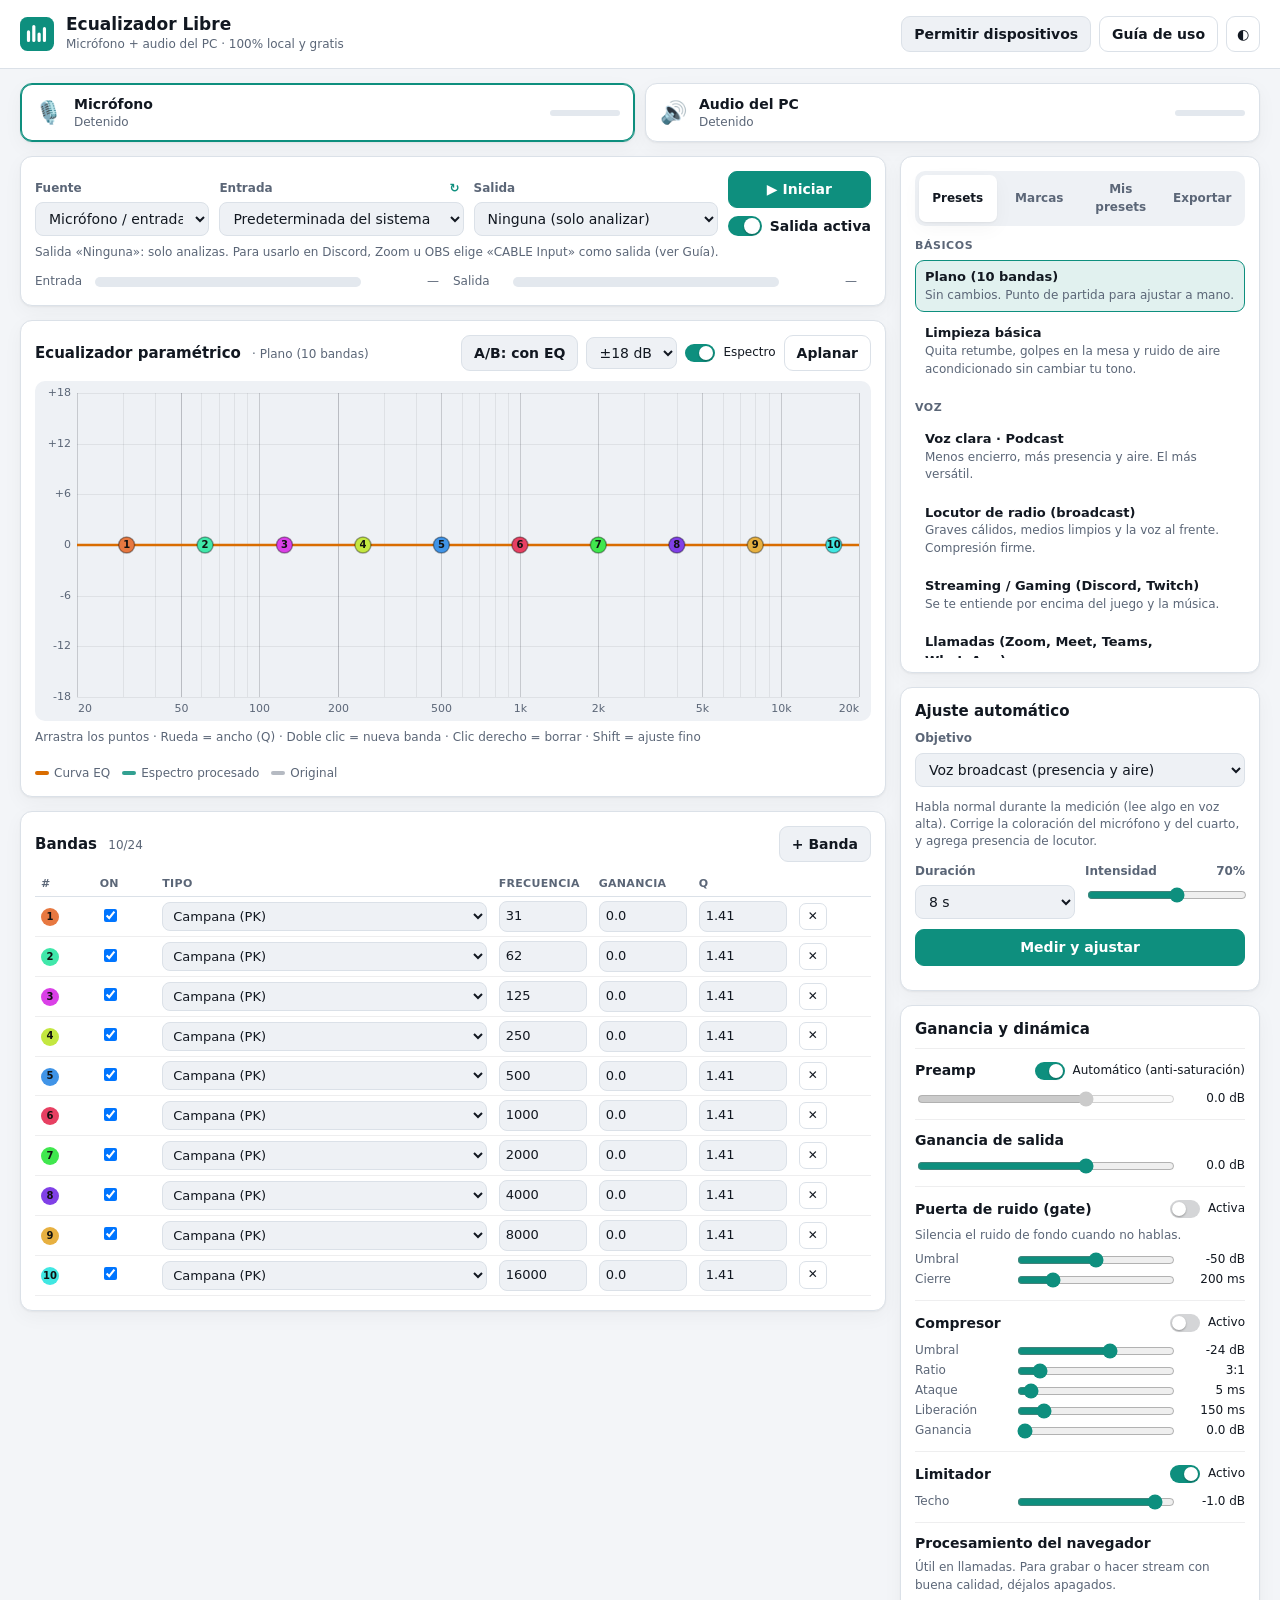
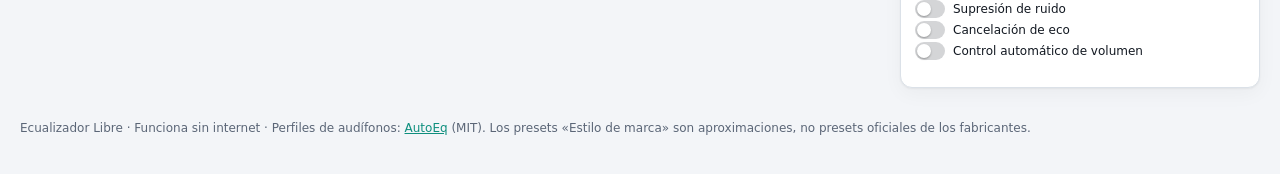
<file: ecualizador/index.html>
<!doctype html>
<html lang="es">
<head>
<meta charset="utf-8">
<meta name="viewport" content="width=device-width, initial-scale=1">
<title>Ecualizador Libre</title>
<meta name="description" content="Ecualizador paramétrico local y gratuito para el micrófono y el audio del PC.">
<link rel="icon" href="data:image/svg+xml,%3Csvg xmlns='http://www.w3.org/2000/svg' viewBox='0 0 32 32'%3E%3Crect width='32' height='32' rx='7' fill='%230e8f7e'/%3E%3Cpath d='M8 22V14M13 22V9M18 22V16M23 22V11' stroke='white' stroke-width='3' stroke-linecap='round'/%3E%3C/svg%3E">
<link rel="stylesheet" href="styles.css">
</head>
<body>

<header class="top">
  <div class="brand">
    <svg class="logo" viewBox="0 0 32 32" aria-hidden="true"><rect width="32" height="32" rx="7"/><path d="M8 22V14M13 22V9M18 22V16M23 22V11"/></svg>
    <div>
      <h1>Ecualizador Libre</h1>
      <p>Micrófono + audio del PC · 100% local y gratis</p>
    </div>
  </div>
  <div class="top-actions">
    <button id="btnPerm" class="btn" hidden>Permitir dispositivos</button>
    <button id="btnHelp" class="btn ghost">Guía de uso</button>
    <button id="btnTheme" class="btn ghost icon" title="Cambiar tema claro/oscuro" aria-label="Cambiar tema">◐</button>
  </div>
</header>

<div id="compat" class="banner" hidden></div>

<nav class="tabs" role="tablist" aria-label="Canal">
  <button class="tab" role="tab" data-ch="mic">
    <span class="tab-ico" aria-hidden="true">🎙️</span>
    <span class="tab-txt"><b>Micrófono</b><small data-status>Detenido</small></span>
    <span class="mini-meter" aria-hidden="true"><i></i></span>
  </button>
  <button class="tab" role="tab" data-ch="pc">
    <span class="tab-ico" aria-hidden="true">🔊</span>
    <span class="tab-txt"><b>Audio del PC</b><small data-status>Detenido</small></span>
    <span class="mini-meter" aria-hidden="true"><i></i></span>
  </button>
</nav>

<main class="layout">
  <section class="col-main">

    <div class="card" id="ioCard">
      <div class="io-grid">
        <label class="field">
          <span>Fuente</span>
          <select id="srcType"></select>
        </label>
        <label class="field" id="inField">
          <span>Entrada <button type="button" id="btnRefresh" class="link" title="Actualizar lista de dispositivos">↻</button></span>
          <select id="inDev"></select>
        </label>
        <div class="field" id="fileField" hidden>
          <span>Archivo de audio</span>
          <input type="file" id="fileIn" accept="audio/*,video/*">
        </div>
        <label class="field">
          <span>Salida</span>
          <select id="outDev"></select>
        </label>
        <div class="io-actions">
          <button id="btnStart" class="btn primary">▶ Iniciar</button>
          <label class="switch" title="Enviar el audio procesado a la salida elegida">
            <input type="checkbox" id="monitor"><span>Salida activa</span>
          </label>
        </div>
      </div>
      <div id="playerBox"></div>
      <p class="hint" id="ioHint"></p>
      <div class="meters">
        <div class="meter">
          <span class="meter-lbl">Entrada</span>
          <div class="bar"><i id="mIn"></i><b id="mInPk"></b></div>
          <output id="mInTxt">—</output>
        </div>
        <div class="meter">
          <span class="meter-lbl">Salida</span>
          <div class="bar"><i id="mOut"></i><b id="mOutPk"></b></div>
          <output id="mOutTxt">—</output>
        </div>
        <div class="meter-info">
          <span id="clip" class="pill danger" hidden>SATURA</span>
          <span id="gateLed" class="pill" hidden>Gate</span>
          <span id="grTxt" class="pill" hidden></span>
          <span id="latency" class="muted"></span>
        </div>
      </div>
    </div>

    <div class="card graph-card">
      <div class="card-head">
        <h2>Ecualizador paramétrico <small id="presetName" class="muted"></small></h2>
        <div class="toolbar">
          <button id="btnBypass" class="btn toggle" aria-pressed="false" title="Compara con y sin ecualizador">A/B</button>
          <select id="rangeSel" title="Rango vertical">
            <option value="6">±6 dB</option>
            <option value="12">±12 dB</option>
            <option value="18" selected>±18 dB</option>
            <option value="24">±24 dB</option>
          </select>
          <label class="switch sm"><input type="checkbox" id="showSpec" checked><span>Espectro</span></label>
          <button id="btnFlat" class="btn ghost" title="Todas las bandas a 0 dB">Aplanar</button>
        </div>
      </div>
      <div class="graph-wrap">
        <canvas id="graph" aria-label="Curva del ecualizador y espectro"></canvas>
        <div id="tip" class="tip" hidden></div>
      </div>
      <div class="graph-foot">
        <p class="hint">Arrastra los puntos · Rueda = ancho (Q) · Doble clic = nueva banda · Clic derecho = borrar · Shift = ajuste fino</p>
        <div class="legend">
          <span><i class="sw curve"></i>Curva EQ</span>
          <span><i class="sw post"></i>Espectro procesado</span>
          <span><i class="sw pre"></i>Original</span>
          <span id="lgXo" hidden><i class="sw xo"></i>Corte medios / agudos</span>
        </div>
      </div>
    </div>

    <div class="card">
      <div class="card-head">
        <h2>Bandas <small id="bandCount" class="muted"></small></h2>
        <div class="toolbar">
          <button id="btnAdd" class="btn">+ Banda</button>
        </div>
      </div>
      <div class="table-wrap">
        <table class="bands">
          <thead><tr><th>#</th><th>On</th><th>Tipo</th><th>Frecuencia</th><th>Ganancia</th><th>Q</th><th></th></tr></thead>
          <tbody id="bandRows"></tbody>
        </table>
      </div>
    </div>
  </section>

  <aside class="col-side">
    <div class="card" id="presetCard">
      <div class="seg" role="tablist">
        <button data-ptab="presets" class="active">Presets</button>
        <button data-ptab="brands">Marcas</button>
        <button data-ptab="mine">Mis presets</button>
        <button data-ptab="io">Exportar</button>
      </div>

      <div data-pane="presets">
        <div id="presetList" class="preset-list"></div>
      </div>

      <div data-pane="brands" hidden>
        <div id="brandMicNote" class="note" hidden>
          Los perfiles de marcas de este panel corrigen <b>audífonos</b>: úsalos en el canal <b>Audio del PC</b>.
          Para sonar como un micrófono de marca ve a <b>Presets → Estilo de marca</b>.
        </div>
        <div id="brandBody">
          <div class="note">Estos perfiles son solo para <b>audífonos</b>. ¿Usas <b>parlantes o subwoofer</b>? Usa <b>Ajuste automático → Parlantes + sala</b>, o los presets de «Parlantes y subwoofer».</div>
          <p class="small muted">Corrección de 67 audífonos populares hacia la curva Harman, con datos de <b>AutoEq</b> (mediciones de oratory1990, crinacle, Rtings…).</p>
          <input type="search" id="brandSearch" class="input" placeholder="Buscar modelo: Sony, HD 600, AirPods…">
          <div id="brandList" class="brand-list"></div>
          <div class="brand-actions">
            <div id="brandSel" class="small muted">Elige un modelo.</div>
            <div class="row">
              <button id="btnBrandFix" class="btn primary" disabled title="Reemplaza la EQ con la corrección del modelo">Corregir mis audífonos</button>
              <button id="btnBrandEmu" class="btn" disabled title="Agrega la firma de sonido del modelo encima de tu EQ actual">Emular su sonido</button>
            </div>
            <p class="small muted">«Emular» funciona mejor si antes aplicaste la corrección de <b>tus</b> audífonos.</p>
          </div>
        </div>
      </div>

      <div data-pane="mine" hidden>
        <div class="row">
          <input type="text" id="myName" class="input" placeholder="Nombre del preset" maxlength="60">
          <button id="btnSaveMine" class="btn primary">Guardar</button>
        </div>
        <div id="mineList" class="mine-list"></div>
        <div class="row wrap">
          <button id="btnMineExport" class="btn ghost">Respaldar todos (.json)</button>
          <label class="btn ghost file-btn">Restaurar respaldo<input type="file" id="mineImport" accept=".json,application/json" hidden></label>
        </div>
      </div>

      <div data-pane="io" hidden>
        <h3>Exportar la EQ actual</h3>
        <div class="row wrap">
          <button id="btnCopyApo" class="btn primary">Copiar para Equalizer APO</button>
          <button id="btnDlApo" class="btn">config.txt (APO / Peace)</button>
          <button id="btnDlGeq" class="btn">GraphicEQ (Wavelet / APO)</button>
          <button id="btnDlJson" class="btn ghost">JSON</button>
        </div>
        <p class="small muted">Equalizer APO aplica la EQ a todo Windows sin dejar esta app abierta. El compresor y el gate no se exportan.</p>
        <h3>Importar</h3>
        <textarea id="importTxt" class="input" rows="6" spellcheck="false" placeholder="Pega aquí un ParametricEQ.txt de AutoEq o un config de Equalizer APO:&#10;Preamp: -6.2 dB&#10;Filter 1: ON LSC Fc 105 Hz Gain 6.5 dB Q 0.70&#10;Filter 2: ON PK Fc 3000 Hz Gain -2.1 dB Q 1.41"></textarea>
        <div class="row wrap">
          <button id="btnImport" class="btn primary">Importar texto</button>
          <label class="btn ghost file-btn">Abrir archivo…<input type="file" id="importFile" accept=".txt,.json,text/plain,application/json" hidden></label>
        </div>
      </div>
    </div>

    <div class="card" id="xoCard" hidden>
      <div class="card-head">
        <h2>Bocinas: medios y agudos</h2>
        <label class="switch sm"><input type="checkbox" id="xoOn"><span>Activo</span></label>
      </div>
      <p class="small muted">Para amplificadores con las bocinas pequeñas (agudos) en un canal y los medios en el otro. Manda la misma música a los dos canales y la separa por frecuencia. El subwoofer del amplificador sigue recibiendo los graves.</p>
      <label class="field xo-body">
        <span>Las bocinas pequeñas (agudos) están en</span>
        <select id="xoSide">
          <option value="L">Canal izquierdo (L)</option>
          <option value="R">Canal derecho (R)</option>
        </select>
      </label>
      <div class="xo-body">
        <div class="slider-row"><span>Corte</span><input type="range" id="xoFc" min="800" max="6000" step="50"><output id="xoFcTxt"></output></div>
        <p class="small muted">Bocinas pequeñas de cono (3–4"): 1.5–2.5 kHz · tweeters de domo o bala: 3.5–5 kHz.</p>
        <div class="slider-row"><span>Nivel agudos</span><input type="range" id="xoHi" min="-12" max="3" step="0.5"><output id="xoHiTxt"></output></div>
        <div class="slider-row"><span>Nivel medios</span><input type="range" id="xoLo" min="-12" max="3" step="0.5"><output id="xoLoTxt"></output></div>
        <p class="small muted">Para igualar niveles: Fuente «Ruido rosa», y baja el lado que sobresalga hasta que suene parejo.</p>
      </div>
    </div>

    <div class="card" id="autoCard">
      <div class="card-head"><h2>Ajuste automático</h2></div>
      <label class="field">
        <span>Objetivo</span>
        <select id="autoTarget"></select>
      </label>
      <p class="small muted" id="autoDesc"></p>
      <div class="grid2">
        <label class="field">
          <span>Duración</span>
          <select id="autoDur">
            <option value="5">5 s</option>
            <option value="8" selected>8 s</option>
            <option value="12">12 s</option>
            <option value="20">20 s</option>
          </select>
        </label>
        <label class="field">
          <span>Intensidad <output id="autoStrTxt">70%</output></span>
          <input type="range" id="autoStr" min="30" max="100" step="5" value="70">
        </label>
      </div>
      <button id="btnAuto" class="btn primary block">Medir y ajustar</button>
      <div class="progress" hidden><i id="autoProg"></i></div>
      <div id="autoResult" class="auto-result"></div>
    </div>

    <div class="card" id="dynCard">
      <div class="card-head"><h2>Ganancia y dinámica</h2></div>

      <div class="dyn">
        <div class="dyn-head">
          <b>Preamp</b>
          <label class="switch sm"><input type="checkbox" id="preAuto"><span>Automático (anti-saturación)</span></label>
        </div>
        <div class="slider-row"><input type="range" id="preamp" min="-24" max="12" step="0.1"><output id="preTxt"></output></div>
      </div>

      <div class="dyn">
        <div class="dyn-head"><b>Ganancia de salida</b></div>
        <div class="slider-row"><input type="range" id="outGain" min="-24" max="12" step="0.5"><output id="outTxt"></output></div>
      </div>

      <div class="dyn" id="gateBox">
        <div class="dyn-head">
          <b>Puerta de ruido (gate)</b>
          <label class="switch sm"><input type="checkbox" id="gateOn"><span>Activa</span></label>
        </div>
        <p class="small muted">Silencia el ruido de fondo cuando no hablas.</p>
        <div class="slider-row"><span>Umbral</span><input type="range" id="gateThr" min="-80" max="-20" step="1"><output id="gateThrTxt"></output></div>
        <div class="slider-row"><span>Cierre</span><input type="range" id="gateRel" min="50" max="800" step="10"><output id="gateRelTxt"></output></div>
      </div>

      <div class="dyn">
        <div class="dyn-head">
          <b id="compTitle">Compresor</b>
          <label class="switch sm"><input type="checkbox" id="compOn"><span>Activo</span></label>
        </div>
        <div class="slider-row"><span>Umbral</span><input type="range" id="compThr" min="-60" max="0" step="1"><output id="compThrTxt"></output></div>
        <div class="slider-row"><span>Ratio</span><input type="range" id="compRatio" min="1" max="20" step="0.5"><output id="compRatioTxt"></output></div>
        <div class="slider-row"><span>Ataque</span><input type="range" id="compAtk" min="1" max="100" step="1"><output id="compAtkTxt"></output></div>
        <div class="slider-row"><span>Liberación</span><input type="range" id="compRel" min="20" max="1000" step="10"><output id="compRelTxt"></output></div>
        <div class="slider-row"><span>Ganancia</span><input type="range" id="compMk" min="0" max="24" step="0.5"><output id="compMkTxt"></output></div>
      </div>

      <div class="dyn">
        <div class="dyn-head">
          <b>Limitador</b>
          <label class="switch sm"><input type="checkbox" id="limOn"><span>Activo</span></label>
        </div>
        <div class="slider-row"><span>Techo</span><input type="range" id="limCeil" min="-12" max="0" step="0.5"><output id="limCeilTxt"></output></div>
      </div>

      <div class="dyn" id="webrtcBox">
        <div class="dyn-head"><b>Procesamiento del navegador</b></div>
        <p class="small muted">Útil en llamadas. Para grabar o hacer stream con buena calidad, déjalos apagados.</p>
        <label class="switch sm"><input type="checkbox" id="wNs"><span>Supresión de ruido</span></label>
        <label class="switch sm"><input type="checkbox" id="wAec"><span>Cancelación de eco</span></label>
        <label class="switch sm"><input type="checkbox" id="wAgc"><span>Control automático de volumen</span></label>
      </div>
    </div>
  </aside>
</main>

<footer class="foot">
  <p>Ecualizador Libre · Funciona sin internet · Perfiles de audífonos: <a href="https://github.com/jaakkopasanen/AutoEq" target="_blank" rel="noopener">AutoEq</a> (MIT).
  Los presets «Estilo de marca» son aproximaciones, no presets oficiales de los fabricantes.</p>
</footer>

<dialog id="helpDlg">
  <form method="dialog" class="dlg-head"><h2>Guía de uso</h2><button class="btn ghost icon" aria-label="Cerrar">✕</button></form>
  <div class="dlg-body">
    <h3>1 · Micrófono ecualizado en Discord, OBS, Zoom, Meet o WhatsApp</h3>
    <ol>
      <li>Instala <b>VB-Audio Virtual Cable</b> (gratis): <a href="https://vb-audio.com/Cable/" target="_blank" rel="noopener">vb-audio.com/Cable</a>. Reinicia si te lo pide.</li>
      <li>Canal <b>Micrófono</b> → Entrada: tu micrófono · Salida: <b>CABLE Input (VB-Audio Virtual Cable)</b> → <b>Iniciar</b>.</li>
      <li>En Discord/OBS/Zoom elige como micrófono <b>CABLE Output (VB-Audio Virtual Cable)</b>.</li>
      <li>Deja esta ventana abierta (puede estar minimizada).</li>
    </ol>
    <p class="note">Para escucharte a ti mismo usa audífonos: con parlantes se acopla (pitido).</p>

    <h3>2 · Ecualizar TODO el audio del PC</h3>
    <p><b>Opción A (recomendada, latencia cero):</b> <b>Equalizer APO</b> + <b>Peace</b>, gratis y de código abierto.</p>
    <ol>
      <li>Instala <a href="https://sourceforge.net/projects/equalizerapo/" target="_blank" rel="noopener">Equalizer APO</a> y marca tus audífonos/parlantes en el Configurator.</li>
      <li>Diseña aquí tu EQ (presets, Marcas o Ajuste automático).</li>
      <li><b>Exportar → config.txt</b> y reemplaza <code>C:\Program Files\EqualizerAPO\config\config.txt</code> (o impórtalo en Peace).</li>
    </ol>
    <p><b>Opción B (en tiempo real dentro de la app):</b> necesitas un cable virtual libre (si el micrófono ya usa VB-Cable, instala <b>VoiceMeeter</b>, gratis).</p>
    <ol>
      <li>Windows → Configuración → Sonido → Salida: <b>el cable virtual</b>.</li>
      <li>Canal <b>Audio del PC</b> → Entrada: la salida del cable (p. ej. <b>CABLE Output</b> o <b>VoiceMeeter Output</b>) · Salida: tus audífonos o parlantes reales → <b>Iniciar</b>.</li>
    </ol>
    <p><b>Opción C (solo analizar):</b> Fuente «Audio del sistema (compartir pantalla)» o la entrada «Mezcla estéreo». Úsalo para ver el espectro y para el Ajuste automático; luego exporta a Equalizer APO. No envíes ese audio a los mismos parlantes: se duplica y hace eco.</p>

    <h3>3 · Amplificador con agudos en un canal y medios en el otro</h3>
    <p>Si conectaste las bocinas pequeñas a un canal (por ejemplo L) y los medios al otro (R), activa en el canal <b>Audio del PC</b> la tarjeta <b>Bocinas: medios y agudos</b>. La app manda la misma música a ambos lados, deja solo los agudos en las pequeñas y los medios y graves en el otro canal; el subwoofer del amplificador sigue recibiendo los graves. Elige en qué canal están las pequeñas, ajusta el corte y empareja los niveles con el ruido rosa. Después exporta a Equalizer APO: el crossover también se exporta.</p>

    <h3>3b · Perfiles de marcas</h3>
    <p><b>Corregir mis audífonos</b>: busca tu modelo y aplícalo en el canal Audio del PC. Sonarán neutros y balanceados (curva Harman).<br>
    <b>Emular su sonido</b>: después de corregir los tuyos, agrega la firma de otro modelo (p. ej. suena como unos Beats o unos Sennheiser HD 600).</p>

    <h3>4 · Ajuste automático</h3>
    <ul>
      <li><b>Micrófono:</b> habla normal durante la medición. La app compara tu voz con el espectro promedio de la voz humana y corrige la coloración del micrófono y del cuarto.</li>
      <li><b>Audio del PC · balance tonal:</b> reproduce música variada; ajusta el balance hacia el promedio de música comercial.</li>
      <li><b>Parlantes + sala (para parlantes y subwoofer):</b> la app emite ruido rosa por la salida del canal PC y lo graba con el micrófono del canal Micrófono. Pon el micrófono donde escuchas, a la altura de tus oídos, con volumen de conversación y la perilla del subwoofer a la mitad. La app detecta hasta dónde bajan tus parlantes y no fuerza al subwoofer más allá. Después exporta a Equalizer APO para dejarlo fijo en Windows.</li>
    </ul>

    <h3>5 · Consejos</h3>
    <ul>
      <li>Mejor recortar que realzar. El preamp automático baja el volumen general para que nada sature.</li>
      <li>Usa <b>A/B</b> para comparar con y sin EQ.</li>
      <li>Recomendado: Chrome o Edge actualizados (permiten elegir la salida de audio).</li>
      <li>Mac: usa <b>BlackHole</b> (gratis) como cable virtual. Linux: <b>EasyEffects</b> importa el config.txt de APO.</li>
    </ul>
  </div>
</dialog>

<div id="toast" class="toast" role="status" aria-live="polite" hidden></div>

<script src="presets.js"></script>
<script src="app.js"></script>
</body>
</html>
</file>
<file: ecualizador/styles.css>
:root {
  --bg: #f3f5f8;
  --panel: #ffffff;
  --panel-2: #eef1f5;
  --border: #dbe1e8;
  --text: #121821;
  --muted: #5b6677;
  --accent: #0e8f7e;
  --accent-ink: #ffffff;
  --accent-soft: rgba(14, 143, 126, .12);
  --danger: #c62828;
  --warn: #9a5b00;
  --ok: #1b8a3a;
  --grid: rgba(18, 24, 33, .07);
  --grid-strong: rgba(18, 24, 33, .18);
  --zero: rgba(18, 24, 33, .38);
  --curve: #d96c00;
  --spec-pre: rgba(91, 102, 119, .45);
  --spec-post: rgba(14, 143, 126, .20);
  --spec-post-line: rgba(14, 143, 126, .85);
  --meter-bg: #e3e8ee;
  --shadow: 0 1px 2px rgba(0, 0, 0, .05), 0 6px 20px rgba(0, 0, 0, .04);
  --radius: 12px;
  color-scheme: light;
}

@media (prefers-color-scheme: dark) {
  :root:not([data-theme="light"]) {
    --bg: #0d1015;
    --panel: #151920;
    --panel-2: #1c212a;
    --border: #29303b;
    --text: #e7ebf0;
    --muted: #96a0ae;
    --accent: #2dd4bf;
    --accent-ink: #062320;
    --accent-soft: rgba(45, 212, 191, .14);
    --danger: #ff6b6b;
    --warn: #f0b04a;
    --ok: #4ade80;
    --grid: rgba(255, 255, 255, .06);
    --grid-strong: rgba(255, 255, 255, .15);
    --zero: rgba(255, 255, 255, .35);
    --curve: #ffb347;
    --spec-pre: rgba(150, 160, 174, .40);
    --spec-post: rgba(45, 212, 191, .18);
    --spec-post-line: rgba(45, 212, 191, .85);
    --meter-bg: #232933;
    --shadow: 0 1px 2px rgba(0, 0, 0, .4);
    color-scheme: dark;
  }
}

:root[data-theme="dark"] {
  --bg: #0d1015;
  --panel: #151920;
  --panel-2: #1c212a;
  --border: #29303b;
  --text: #e7ebf0;
  --muted: #96a0ae;
  --accent: #2dd4bf;
  --accent-ink: #062320;
  --accent-soft: rgba(45, 212, 191, .14);
  --danger: #ff6b6b;
  --warn: #f0b04a;
  --ok: #4ade80;
  --grid: rgba(255, 255, 255, .06);
  --grid-strong: rgba(255, 255, 255, .15);
  --zero: rgba(255, 255, 255, .35);
  --curve: #ffb347;
  --spec-pre: rgba(150, 160, 174, .40);
  --spec-post: rgba(45, 212, 191, .18);
  --spec-post-line: rgba(45, 212, 191, .85);
  --meter-bg: #232933;
  --shadow: 0 1px 2px rgba(0, 0, 0, .4);
  color-scheme: dark;
}

* { box-sizing: border-box; }
html, body { margin: 0; }
body {
  background: var(--bg);
  color: var(--text);
  font: 14px/1.45 system-ui, -apple-system, "Segoe UI", Roboto, Ubuntu, sans-serif;
  -webkit-font-smoothing: antialiased;
}
a { color: var(--accent); }
h1, h2, h3 { margin: 0; line-height: 1.2; }
h2 { font-size: 15px; font-weight: 650; }
h3 { font-size: 13px; font-weight: 650; margin: 14px 0 8px; }
code { background: var(--panel-2); padding: 1px 5px; border-radius: 5px; font-size: 12px; }
output, .num { font-variant-numeric: tabular-nums; }
.muted { color: var(--muted); font-weight: 400; }
.small { font-size: 12px; }
[hidden] { display: none !important; }

/* ---------- cabecera ---------- */
.top {
  display: flex; align-items: center; justify-content: space-between; gap: 12px;
  padding: 14px 20px; border-bottom: 1px solid var(--border); background: var(--panel);
}
.brand { display: flex; align-items: center; gap: 12px; }
.logo { width: 34px; height: 34px; flex: none; }
.logo rect { fill: var(--accent); }
.logo path { stroke: var(--accent-ink); stroke-width: 3; stroke-linecap: round; fill: none; }
.brand h1 { font-size: 17px; font-weight: 700; }
.brand p { margin: 2px 0 0; color: var(--muted); font-size: 12px; }
.top-actions { display: flex; gap: 8px; flex-wrap: wrap; justify-content: flex-end; }

.banner {
  margin: 12px 20px 0; padding: 10px 14px; border-radius: 10px;
  background: rgba(240, 176, 74, .14); border: 1px solid rgba(240, 176, 74, .45); color: var(--text);
}

/* ---------- botones y campos ---------- */
.btn {
  appearance: none; border: 1px solid var(--border); background: var(--panel-2); color: var(--text);
  padding: 7px 12px; border-radius: 9px; font: inherit; font-weight: 550; cursor: pointer;
  display: inline-flex; align-items: center; justify-content: center; gap: 6px; white-space: nowrap;
  transition: background .15s, border-color .15s;
}
.btn:hover { border-color: var(--grid-strong); }
.btn:disabled { opacity: .5; cursor: not-allowed; }
.btn.primary { background: var(--accent); border-color: var(--accent); color: var(--accent-ink); }
.btn.primary:hover { filter: brightness(1.05); }
.btn.ghost { background: transparent; }
.btn.icon { width: 34px; padding: 7px 0; }
.btn.block { width: 100%; }
.btn.toggle[aria-pressed="true"] { background: var(--warn); border-color: var(--warn); color: #111; }
.btn.danger { color: var(--danger); }
.btn.sm { padding: 4px 8px; font-size: 12px; border-radius: 7px; }
.btn:focus-visible, select:focus-visible, input:focus-visible, textarea:focus-visible, .tab:focus-visible {
  outline: 2px solid var(--accent); outline-offset: 2px;
}
.link { background: none; border: 0; color: var(--accent); cursor: pointer; font: inherit; padding: 0 4px; }
.file-btn { position: relative; }

select, .input, input[type="number"] {
  width: 100%; background: var(--panel-2); color: var(--text); border: 1px solid var(--border);
  border-radius: 8px; padding: 7px 9px; font: inherit; min-width: 0;
}
textarea.input { font: 12px/1.4 ui-monospace, "Cascadia Mono", Consolas, monospace; resize: vertical; }
.field { display: flex; flex-direction: column; gap: 5px; min-width: 0; }
.field > span { font-size: 12px; color: var(--muted); font-weight: 550; display: flex; align-items: center; justify-content: space-between; }
.row { display: flex; gap: 8px; align-items: center; }
.row.wrap { flex-wrap: wrap; }
.grid2 { display: grid; grid-template-columns: 1fr 1fr; gap: 10px; margin: 10px 0; }

.switch { display: inline-flex; align-items: center; gap: 8px; cursor: pointer; user-select: none; font-weight: 550; }
.switch input { appearance: none; width: 34px; height: 20px; border-radius: 20px; background: var(--grid-strong); position: relative; cursor: pointer; flex: none; margin: 0; transition: background .15s; }
.switch input::after { content: ""; position: absolute; top: 2px; left: 2px; width: 16px; height: 16px; border-radius: 50%; background: #fff; transition: transform .15s; box-shadow: 0 1px 2px rgba(0,0,0,.3); }
.switch input:checked { background: var(--accent); }
.switch input:checked::after { transform: translateX(14px); }
.switch.sm { font-size: 12px; font-weight: 500; }
.switch.sm input { width: 30px; height: 18px; }
.switch.sm input::after { width: 14px; height: 14px; }
.switch.sm input:checked::after { transform: translateX(12px); }

input[type="range"] { width: 100%; accent-color: var(--accent); min-width: 0; }

/* ---------- pestañas de canal ---------- */
.tabs { display: grid; grid-template-columns: 1fr 1fr; gap: 10px; padding: 14px 20px 0; }
.tab {
  display: flex; align-items: center; gap: 12px; text-align: left; padding: 10px 14px;
  background: var(--panel); border: 1px solid var(--border); border-radius: var(--radius);
  color: var(--text); cursor: pointer; font: inherit; box-shadow: var(--shadow); min-width: 0;
}
.tab[aria-selected="true"] { border-color: var(--accent); box-shadow: 0 0 0 1px var(--accent) inset, var(--shadow); }
.tab-ico { font-size: 22px; }
.tab-txt { display: flex; flex-direction: column; min-width: 0; flex: 1; }
.tab-txt b { font-size: 14px; }
.tab-txt small { color: var(--muted); font-size: 12px; white-space: nowrap; overflow: hidden; text-overflow: ellipsis; }
.tab.on .tab-txt small { color: var(--ok); }
.mini-meter { width: 70px; height: 6px; border-radius: 3px; background: var(--meter-bg); overflow: hidden; flex: none; }
.mini-meter i { display: block; height: 100%; width: 100%; background: var(--accent); transform-origin: left; transform: scaleX(0); }

/* ---------- layout ---------- */
.layout {
  display: grid; grid-template-columns: minmax(0, 1fr) 360px; gap: 14px; padding: 14px 20px 20px; align-items: start;
}
.col-main, .col-side { display: flex; flex-direction: column; gap: 14px; min-width: 0; }
.card { background: var(--panel); border: 1px solid var(--border); border-radius: var(--radius); padding: 14px; box-shadow: var(--shadow); min-width: 0; }
.card-head { display: flex; align-items: center; justify-content: space-between; gap: 10px; margin-bottom: 10px; flex-wrap: wrap; }
.card-head h2 small { font-size: 12px; margin-left: 6px; }
.toolbar { display: flex; align-items: center; gap: 8px; flex-wrap: wrap; }
.toolbar select { width: auto; padding: 6px 8px; }
.hint { color: var(--muted); font-size: 12px; margin: 8px 0 0; }
.note { background: var(--accent-soft); border-radius: 9px; padding: 9px 11px; font-size: 13px; margin: 8px 0; }

/* ---------- entrada / salida ---------- */
.io-grid { display: grid; grid-template-columns: 1fr 1.4fr 1.4fr auto; gap: 10px; align-items: end; }
.io-actions { display: flex; flex-direction: column; gap: 8px; align-items: stretch; }
#btnStart { min-width: 120px; }
#btnStart.running { background: var(--danger); border-color: var(--danger); color: #fff; }
#playerBox audio { width: 100%; margin-top: 10px; height: 36px; }
.meters { display: grid; grid-template-columns: 1fr 1fr auto; gap: 14px; align-items: center; margin-top: 12px; }
.meter { display: grid; grid-template-columns: auto 1fr 70px; gap: 8px; align-items: center; min-width: 0; }
.meter-lbl { font-size: 12px; color: var(--muted); width: 52px; }
.bar { position: relative; height: 10px; border-radius: 5px; background: var(--meter-bg); overflow: hidden; }
.bar i { position: absolute; inset: 0; transform-origin: left; transform: scaleX(0);
  background: linear-gradient(90deg, var(--ok) 0 70%, var(--warn) 70% 88%, var(--danger) 88% 100%); background-size: 100% 100%; }
.bar b { position: absolute; top: 0; bottom: 0; width: 2px; background: var(--text); left: 0; opacity: .7; }
.meter output { font-size: 12px; text-align: right; color: var(--muted); }
.meter-info { display: flex; gap: 6px; align-items: center; flex-wrap: wrap; justify-content: flex-end; font-size: 12px; }
.pill { font-size: 11px; font-weight: 650; padding: 2px 7px; border-radius: 20px; background: var(--panel-2); border: 1px solid var(--border); white-space: nowrap; }
.pill.danger { background: var(--danger); color: #fff; border-color: var(--danger); }
.pill.open { background: var(--ok); color: #062310; border-color: var(--ok); }

/* ---------- gráfico ---------- */
.graph-wrap { position: relative; height: 340px; border-radius: 10px; overflow: hidden; background: var(--panel-2); touch-action: none; }
#graph { display: block; width: 100%; height: 100%; cursor: crosshair; }
.tip {
  position: absolute; pointer-events: none; background: var(--panel); border: 1px solid var(--border);
  padding: 4px 8px; border-radius: 7px; font-size: 12px; white-space: nowrap; box-shadow: var(--shadow);
  font-variant-numeric: tabular-nums;
}
.graph-foot { display: flex; justify-content: space-between; gap: 10px; flex-wrap: wrap; align-items: baseline; }
.legend { display: flex; gap: 12px; font-size: 12px; color: var(--muted); margin-top: 8px; }
.legend span { display: inline-flex; align-items: center; gap: 5px; }
.sw { width: 14px; height: 4px; border-radius: 2px; display: inline-block; }
.sw.curve { background: var(--curve); }
.sw.post { background: var(--spec-post-line); }
.sw.pre { background: var(--spec-pre); }
.sw.xo { background: repeating-linear-gradient(90deg, var(--text) 0 4px, transparent 4px 7px); opacity: .6; }

/* ---------- tabla de bandas ---------- */
.table-wrap { overflow-x: auto; }
table.bands { width: 100%; border-collapse: collapse; font-size: 13px; }
table.bands th { text-align: left; font-size: 11px; color: var(--muted); font-weight: 600; text-transform: uppercase; letter-spacing: .03em; padding: 4px 6px; border-bottom: 1px solid var(--border); }
table.bands td { padding: 4px 6px; border-bottom: 1px solid var(--grid); }
table.bands tr.sel td { background: var(--accent-soft); }
table.bands tr.off td:not(:nth-child(2)):not(:last-child) { opacity: .45; }
table.bands select, table.bands input[type="number"] { padding: 5px 6px; }
table.bands td.num-cell { width: 100px; }
table.bands td.type-cell { min-width: 130px; }
.dot { width: 18px; height: 18px; border-radius: 50%; display: inline-flex; align-items: center; justify-content: center; font-size: 10px; font-weight: 700; color: #111; }

/* ---------- presets ---------- */
.seg { display: grid; grid-template-columns: repeat(4, 1fr); gap: 4px; background: var(--panel-2); padding: 4px; border-radius: 10px; margin-bottom: 12px; }
.seg button { border: 0; background: transparent; color: var(--muted); font: inherit; font-size: 12px; font-weight: 600; padding: 6px 4px; border-radius: 7px; cursor: pointer; }
.seg button.active { background: var(--panel); color: var(--text); box-shadow: var(--shadow); }
.preset-list, .brand-list, .mine-list { display: flex; flex-direction: column; gap: 4px; max-height: 420px; overflow-y: auto; margin: 0 -4px; padding: 0 4px; }
.brand-list { max-height: 300px; margin-top: 8px; }
.mine-list { margin: 10px -4px; max-height: 260px; }
.cat { font-size: 11px; text-transform: uppercase; letter-spacing: .05em; color: var(--muted); font-weight: 700; margin: 10px 0 2px; }
.cat:first-child { margin-top: 0; }
.item {
  display: block; width: 100%; text-align: left; background: transparent; border: 1px solid transparent;
  border-radius: 9px; padding: 7px 9px; cursor: pointer; color: var(--text); font: inherit;
}
.item:hover { background: var(--panel-2); }
.item.active { border-color: var(--accent); background: var(--accent-soft); }
.item b { font-weight: 600; font-size: 13px; display: block; }
.item small { color: var(--muted); font-size: 12px; display: block; }
.mine-row { display: flex; gap: 6px; align-items: center; }
.mine-row .item { flex: 1; }
.brand-actions { border-top: 1px solid var(--border); margin-top: 10px; padding-top: 10px; display: flex; flex-direction: column; gap: 8px; }
.brand-actions .row .btn { flex: 1; white-space: normal; }

/* ---------- auto ---------- */
.progress { height: 6px; border-radius: 3px; background: var(--meter-bg); overflow: hidden; margin-top: 10px; }
.progress i { display: block; height: 100%; background: var(--accent); width: 0; transition: width .1s linear; }
.auto-result { font-size: 13px; margin-top: 10px; }
.auto-result ul { margin: 6px 0 0; padding-left: 18px; }
.auto-result .err { color: var(--danger); }

/* ---------- dinámica ---------- */
.dyn { padding: 10px 0; border-top: 1px solid var(--grid); }
.dyn:first-of-type { border-top: 0; padding-top: 0; }
.dyn-head { display: flex; justify-content: space-between; align-items: center; gap: 8px; margin-bottom: 6px; flex-wrap: wrap; }
.dyn p { margin: 0 0 6px; }
.dyn .switch { margin: 3px 0; display: flex; }
.slider-row { display: grid; grid-template-columns: 92px 1fr 64px; gap: 8px; align-items: center; font-size: 12px; color: var(--muted); }
.slider-row:has(> input:first-child) { grid-template-columns: 1fr 64px; }
.slider-row output { text-align: right; color: var(--text); }

/* ---------- pie, diálogo, toast ---------- */
.foot { padding: 0 20px 24px; color: var(--muted); font-size: 12px; }
dialog { border: 1px solid var(--border); border-radius: 14px; background: var(--panel); color: var(--text); padding: 0; width: min(760px, calc(100vw - 32px)); max-height: calc(100vh - 48px); }
dialog::backdrop { background: rgba(0, 0, 0, .5); }
.dlg-head { display: flex; justify-content: space-between; align-items: center; padding: 14px 18px; border-bottom: 1px solid var(--border); position: sticky; top: 0; background: var(--panel); margin: 0; }
.dlg-body { padding: 4px 18px 18px; }
.dlg-body h3 { font-size: 14px; margin-top: 18px; }
.dlg-body li { margin: 4px 0; }
.toast {
  position: fixed; left: 50%; bottom: 20px; transform: translateX(-50%); z-index: 50;
  background: var(--text); color: var(--bg); padding: 10px 16px; border-radius: 10px; max-width: min(560px, calc(100vw - 32px));
  box-shadow: 0 8px 30px rgba(0, 0, 0, .3); font-size: 13px;
}
.toast.error { background: var(--danger); color: #fff; }

/* ---------- responsive ---------- */
@media (max-width: 1100px) {
  .layout { grid-template-columns: 1fr; }
  .io-grid { grid-template-columns: 1fr 1fr; }
  .io-actions { flex-direction: row; align-items: center; }
}
@media (max-width: 640px) {
  .top { padding: 12px 16px; flex-wrap: wrap; }
  .tabs, .layout { padding-left: 16px; padding-right: 16px; }
  .banner { margin: 12px 16px 0; }
  .foot { padding: 0 16px 20px; }
  .io-grid { grid-template-columns: 1fr; }
  .meters { grid-template-columns: 1fr; }
  .meter-info { justify-content: flex-start; }
  .graph-wrap { height: 260px; }
  .mini-meter { display: none; }
  .tab { padding: 8px 10px; gap: 8px; }
}
</file>
